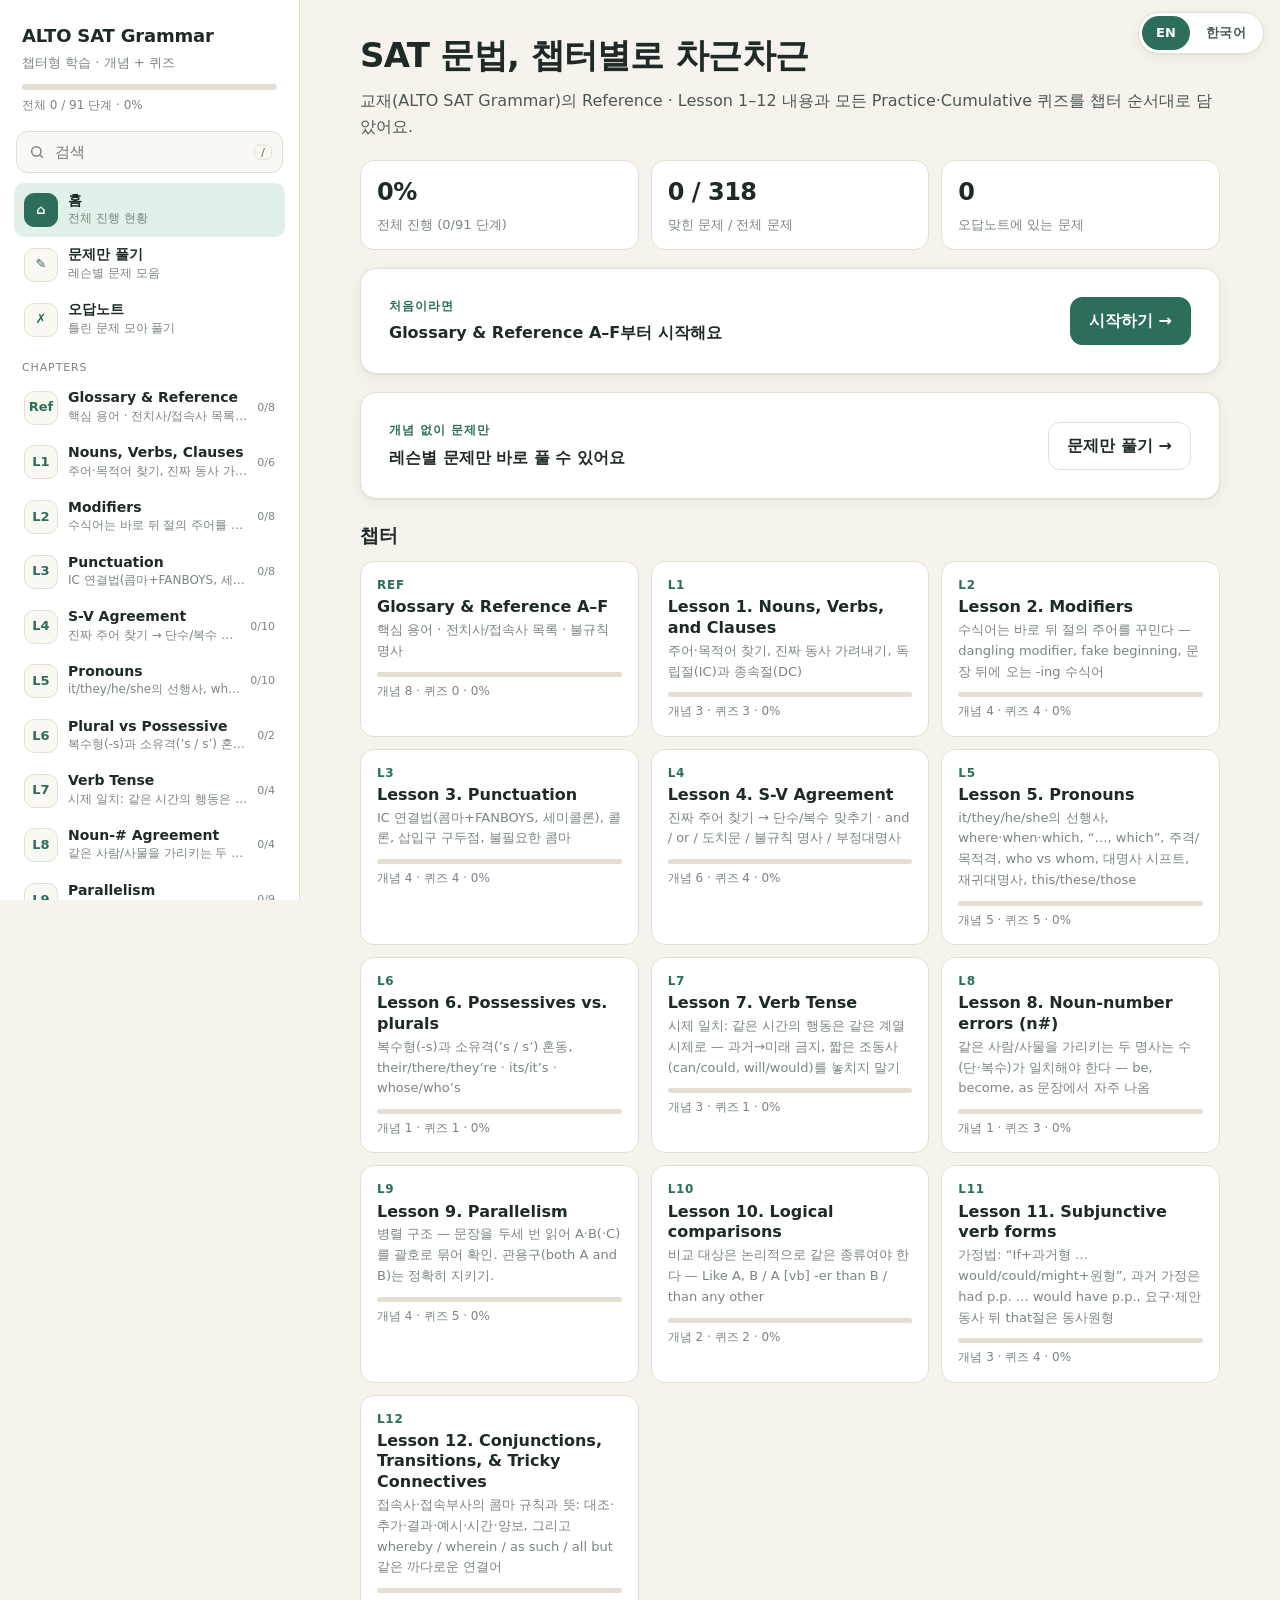
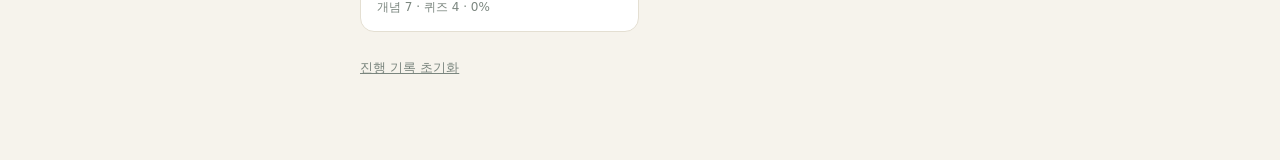
<file: index.html>
<!doctype html>
<html lang="ko">
<head>
<meta charset="utf-8">
<meta name="viewport" content="width=device-width, initial-scale=1">
<meta name="robots" content="noindex, nofollow, noarchive">
<title>ALTO SAT Grammar 챕터 학습</title>
<link rel="stylesheet" href="css/style.css?v=6">
</head>
<body>
<button id="menuBtn" class="menu-btn" aria-label="메뉴 열기">☰</button>
<div class="lang-toggle" id="langToggle" role="group" aria-label="언어 전환">
  <button type="button" data-lang="en" title="교재 원문 (영어)">EN</button>
  <button type="button" data-lang="ko" title="설명은 한국어, 예문은 영어 그대로">한국어</button>
</div>
<div class="scrim" id="scrim"></div>
<div class="app">
  <aside id="side" class="side" aria-label="챕터 목록"></aside>
  <main id="main" class="main" tabindex="-1"></main>
</div>

<script>window.SAT_DATA = { chapters: [], labels: {}, ko: {} };</script>
<script src="data/labels.js"></script>
<script src="data/ch00-ref.js"></script>
<script src="data/ch01.js"></script>
<script src="data/ch02.js"></script>
<script src="data/ch03.js"></script>
<script src="data/ch04.js"></script>
<script src="data/ch05.js"></script>
<script src="data/ch06.js"></script>
<script src="data/ch07.js"></script>
<script src="data/ch08.js"></script>
<script src="data/ch09.js"></script>
<script src="data/ch10.js"></script>
<script src="data/ch11.js"></script>
<script src="data/ch12.js"></script>
<script src="data/ko/ch00-ref.js"></script>
<script src="data/ko/ch01.js"></script>
<script src="data/ko/ch02.js"></script>
<script src="data/ko/ch03.js"></script>
<script src="data/ko/ch04.js"></script>
<script src="data/ko/ch05.js"></script>
<script src="data/ko/ch06.js"></script>
<script src="data/ko/ch07.js"></script>
<script src="data/ko/ch08.js"></script>
<script src="data/ko/ch09.js"></script>
<script src="data/ko/ch10.js"></script>
<script src="data/ko/ch11.js"></script>
<script src="data/ko/ch12.js"></script>
<script src="js/app.js?v=6"></script>
</body>
</html>
</file>
<file: css/style.css>
:root {
  --bg: #f6f3ec;
  --panel: #ffffff;
  --panel-2: #faf8f3;
  --ink: #1f2a26;
  --ink-2: #4b5852;
  --muted: #7b867f;
  --line: #e4dfd2;
  --accent: #2c6e5b;
  --accent-ink: #ffffff;
  --accent-soft: #e2f0ea;
  --ok: #1f8a4c;
  --ok-soft: #e1f3e8;
  --bad: #c0392b;
  --bad-soft: #fbe6e3;
  --hl: #fff1a6;
  --hl-o: #ffd9b3;
  --shadow: 0 1px 2px rgba(30, 40, 35, .06), 0 4px 16px rgba(30, 40, 35, .05);
  --serif: "Source Serif 4", "Noto Serif KR", Georgia, "Times New Roman", serif;
  --sans: "Pretendard", "Segoe UI", "Malgun Gothic", "Apple SD Gothic Neo", system-ui, sans-serif;
  --side-w: 300px;
}
@media (prefers-color-scheme: dark) {
  :root {
    --bg: #14181a;
    --panel: #1c2225;
    --panel-2: #20282b;
    --ink: #e8ece9;
    --ink-2: #b4beb8;
    --muted: #8a968f;
    --line: #2d3734;
    --accent: #5cc2a1;
    --accent-ink: #0d1a15;
    --accent-soft: #1d3a31;
    --ok: #55d08a;
    --ok-soft: #1a3a28;
    --bad: #ff8a7a;
    --bad-soft: #3e2220;
    --hl: #5b5420;
    --hl-o: #6a4524;
    --shadow: 0 1px 2px rgba(0,0,0,.3), 0 4px 16px rgba(0,0,0,.25);
  }
}

* { box-sizing: border-box; }
html, body { margin: 0; height: 100%; }
body {
  background: var(--bg);
  color: var(--ink);
  font-family: var(--sans);
  font-size: 16px;
  line-height: 1.6;
  -webkit-font-smoothing: antialiased;
}
button { font: inherit; color: inherit; cursor: pointer; }
a { color: var(--accent); }
a.tile, a.btn, a.rail-chip, a.nav-item { text-decoration: none; color: inherit; }
a.btn.primary { color: var(--accent-ink); }
a.rail-chip.cur { color: var(--accent-ink); }
a.rail-chip.done { color: var(--ok); }
a.rail-chip.cur.done { color: var(--accent-ink); }

.app { display: flex; min-height: 100vh; }

/* ───────── sidebar ───────── */
.side {
  width: var(--side-w);
  flex: none;
  position: sticky;
  top: 0;
  height: 100vh;
  overflow-y: auto;
  background: var(--panel);
  border-right: 1px solid var(--line);
  padding: 18px 14px 28px;
}
.brand { padding: 4px 8px 14px; }
.brand h1 { margin: 0; font-size: 18px; letter-spacing: -.01em; }
.brand p { margin: 2px 0 10px; color: var(--muted); font-size: 13px; }
.total-bar { height: 6px; background: var(--line); border-radius: 99px; overflow: hidden; }
.total-bar span { display: block; height: 100%; background: var(--accent); border-radius: 99px; transition: width .3s; }
.total-txt { font-size: 12px; color: var(--muted); margin-top: 6px; }

.nav-list { list-style: none; margin: 8px 0 0; padding: 0; }
.nav-item {
  display: flex; align-items: center; gap: 10px;
  width: 100%;
  padding: 9px 10px;
  border: 0; background: transparent;
  border-radius: 10px;
  text-align: left;
  color: var(--ink);
  text-decoration: none;
}
.nav-item:hover { background: var(--panel-2); }
.nav-item.active { background: var(--accent-soft); }
.nav-badge {
  flex: none;
  width: 34px; height: 34px;
  display: grid; place-items: center;
  border-radius: 10px;
  background: var(--panel-2);
  border: 1px solid var(--line);
  font-weight: 700; font-size: 13px;
  color: var(--accent);
}
.nav-item.active .nav-badge { background: var(--accent); color: var(--accent-ink); border-color: var(--accent); }
.nav-txt { min-width: 0; flex: 1; }
.nav-txt b { display: block; font-size: 14px; line-height: 1.25; font-weight: 600; }
.nav-txt small { display: block; color: var(--muted); font-size: 12px; white-space: nowrap; overflow: hidden; text-overflow: ellipsis; }
.nav-prog { font-size: 11px; color: var(--muted); font-variant-numeric: tabular-nums; }
.nav-item.done .nav-prog { color: var(--ok); font-weight: 700; }
.nav-sep { margin: 12px 8px 4px; font-size: 11px; letter-spacing: .08em; color: var(--muted); text-transform: uppercase; }
.pill-count { background: var(--bad); color: #fff; border-radius: 99px; padding: 0 7px; font-size: 11px; font-weight: 700; line-height: 18px; }

/* ───────── main ───────── */
.main { flex: 1; min-width: 0; padding: 28px clamp(16px, 4vw, 48px) 80px; outline: none; }
.wrap { max-width: 860px; margin: 0 auto; }

h2.ch-title { margin: 0; font-size: clamp(22px, 3.2vw, 30px); letter-spacing: -.02em; line-height: 1.25; }
.ch-sub { color: var(--ink-2); margin: 4px 0 0; }
.ch-no { display: block; font-size: 12px; font-weight: 700; letter-spacing: .08em; color: var(--accent); text-transform: uppercase; margin-bottom: 4px; }

.rail { display: flex; flex-wrap: wrap; gap: 6px; margin: 18px 0 22px; padding: 10px; background: var(--panel); border: 1px solid var(--line); border-radius: 14px; }
.rail-chip {
  display: inline-flex; align-items: center; gap: 6px;
  padding: 6px 11px;
  border-radius: 99px;
  border: 1px solid var(--line);
  background: var(--panel-2);
  font-size: 13px;
  color: var(--ink-2);
  white-space: nowrap;
}
.rail-chip:hover { border-color: var(--accent); }
.rail-chip.quiz { font-weight: 600; }
.rail-chip.quiz::before { content: "✎"; font-size: 12px; }
.rail-chip.done { color: var(--ok); border-color: color-mix(in srgb, var(--ok) 40%, var(--line)); }
.rail-chip.done::after { content: "✓"; font-weight: 800; }
.rail-chip.cur { background: var(--accent); color: var(--accent-ink); border-color: var(--accent); }
.rail-chip.cur::after { color: var(--accent-ink); }

.card { background: var(--panel); border: 1px solid var(--line); border-radius: 16px; padding: clamp(16px, 3vw, 28px); box-shadow: var(--shadow); }
.part-title { margin: 0 0 6px; font-size: clamp(19px, 2.6vw, 24px); letter-spacing: -.01em; line-height: 1.3; }
.page-ref { font-size: 12px; color: var(--muted); margin-bottom: 14px; }

.tldr { background: var(--accent-soft); border-radius: 12px; padding: 10px 14px; margin: 12px 0 18px; font-size: 15px; }
.tldr b { color: var(--accent); margin-right: 6px; }

/* ───────── content blocks ───────── */
.content p { margin: 0 0 12px; font-family: var(--serif); font-size: 17px; line-height: 1.7; }
.content h3 { margin: 24px 0 8px; font-size: 17px; font-family: var(--sans); color: var(--accent); }
.content h4 { margin: 16px 0 6px; font-size: 15px; font-family: var(--sans); color: var(--ink-2); }
.content ul, .content ol { font-family: var(--serif); font-size: 17px; line-height: 1.65; margin: 0 0 12px; padding-left: 22px; }
.content li { margin: 3px 0; }
.content mark { background: var(--hl); color: inherit; padding: 0 2px; border-radius: 3px; }
.content mark.o { background: var(--hl-o); }
.content u { text-decoration-thickness: 1.5px; text-underline-offset: 3px; }
.content s { text-decoration-thickness: 1.5px; opacity: .8; }
.content .circ { border: 1.5px solid var(--ink-2); border-radius: 99px; padding: 0 5px; }
.content .bx { border: 1.5px solid var(--ink-2); border-radius: 4px; padding: 0 4px; }
.content .tag { font-family: var(--sans); font-size: 11px; font-weight: 700; padding: 1px 7px; border-radius: 99px; background: var(--panel-2); border: 1px solid var(--line); color: var(--ink-2); white-space: nowrap; }
.content .tag.ok { color: var(--ok); background: var(--ok-soft); border-color: transparent; }
.content .tag.err { color: var(--bad); background: var(--bad-soft); border-color: transparent; }
.content .sm { font-size: 14px; color: var(--ink-2); }

.ex { display: flex; gap: 12px; margin: 10px 0 14px; padding: 10px 14px; background: var(--panel-2); border: 1px solid var(--line); border-left: 4px solid var(--accent); border-radius: 10px; }
.ex-label { flex: none; font-family: var(--sans); font-size: 12px; font-weight: 800; color: var(--accent); padding-top: 4px; min-width: 34px; }
.ex-lines { flex: 1; min-width: 0; }
.ex-line { display: flex; justify-content: space-between; gap: 10px; align-items: baseline; font-family: var(--serif); font-size: 17px; line-height: 1.6; padding: 2px 0; }
.ex-line .tag { flex: 0 1 40%; white-space: normal; border-radius: 10px; font-weight: 600; line-height: 1.4; padding: 3px 9px; }
.ex-line > span:first-child { min-width: 0; }

.callout { margin: 14px 0; padding: 11px 15px; border-radius: 12px; font-family: var(--serif); font-size: 16.5px; line-height: 1.65; background: var(--panel-2); border: 1px solid var(--line); }
.callout.warn { background: var(--bad-soft); border-color: transparent; }
.callout.tip { background: var(--accent-soft); border-color: transparent; }
.callout.rule { background: var(--hl); border-color: transparent; }
.callout .callout-t { display: block; font-family: var(--sans); font-size: 12px; font-weight: 800; letter-spacing: .06em; text-transform: uppercase; margin-bottom: 3px; opacity: .75; }

.rulebox { margin: 14px 0; padding: 12px 16px; border: 2px solid var(--ink-2); border-radius: 10px; font-family: var(--serif); font-size: 16.5px; }
.rulebox > :last-child { margin-bottom: 0; }

.wordgrid { margin: 10px 0 16px; }
.wordgrid .wg-title { font-family: var(--sans); font-size: 13px; font-weight: 700; color: var(--ink-2); margin-bottom: 6px; }
.wordgrid .wg-cols { display: grid; grid-template-columns: repeat(auto-fill, minmax(190px, 1fr)); gap: 3px 18px; font-family: var(--serif); font-size: 16.5px; }
.wordgrid .wg-cols div { padding: 1px 0; border-bottom: 1px dotted var(--line); }
.wordgrid .wg-cols div.hl { background: var(--hl); border-radius: 3px; }

.tbl-wrap { overflow-x: auto; margin: 12px 0 16px; }
table.tbl { border-collapse: collapse; width: 100%; font-family: var(--serif); font-size: 16px; }
.tbl th, .tbl td { border: 1px solid var(--line); padding: 7px 11px; text-align: left; vertical-align: top; }
.tbl th { background: var(--panel-2); font-family: var(--sans); font-size: 13px; }
.tbl td.hl { background: var(--hl); }

.tree { margin: 14px 0 18px; font-family: var(--sans); font-size: 14.5px; }
.tree-title { font-weight: 700; margin-bottom: 8px; color: var(--ink-2); }
.tnode { margin: 6px 0; }
.tq { display: inline-block; padding: 7px 12px; background: var(--panel-2); border: 1.5px solid var(--ink-2); border-radius: 9px; max-width: 100%; }
.tq i { color: var(--muted); }
.tres { display: inline-block; padding: 7px 12px; border-radius: 9px; background: var(--accent-soft); border: 1.5px solid var(--accent); max-width: 100%; }
.tres.bad { background: var(--bad-soft); border-color: var(--bad); }
.tres.good { background: var(--ok-soft); border-color: var(--ok); }
.tbranches { margin: 4px 0 0 14px; padding-left: 14px; border-left: 2px solid var(--line); }
.tbr { margin: 6px 0; display: flex; gap: 8px; align-items: flex-start; }
.tlabel { flex: none; font-size: 11px; font-weight: 800; letter-spacing: .04em; padding: 1px 8px; border-radius: 99px; background: var(--ink-2); color: var(--panel); margin-top: 8px; }
.tlabel.y { background: var(--ok); }
.tlabel.n { background: var(--bad); }
.tbr-body { flex: 1; min-width: 0; }

/* ───────── buttons ───────── */
.btn {
  display: inline-flex; align-items: center; justify-content: center; gap: 6px;
  padding: 10px 18px;
  border-radius: 12px;
  border: 1px solid var(--line);
  background: var(--panel);
  font-weight: 600;
  min-height: 44px;
}
.btn:hover { border-color: var(--accent); }
.btn.primary { background: var(--accent); color: var(--accent-ink); border-color: var(--accent); }
.btn.primary:hover { filter: brightness(1.08); }
.btn.ghost { background: transparent; }
.btn[disabled] { opacity: .45; cursor: not-allowed; }
.pager { display: flex; justify-content: space-between; gap: 10px; margin-top: 22px; flex-wrap: wrap; }

/* ───────── quiz ───────── */
.q-instr { font-family: var(--serif); font-size: 16.5px; background: var(--panel-2); border: 1px solid var(--line); border-radius: 12px; padding: 12px 16px; margin: 10px 0 14px; }
.q-instr .ko { font-family: var(--sans); font-size: 14px; color: var(--ink-2); margin-top: 6px; }
.legend { margin: 10px 0; font-size: 14px; }
.legend summary { cursor: pointer; color: var(--accent); font-weight: 600; }
.legend dl { margin: 8px 0 0; display: grid; grid-template-columns: max-content 1fr; gap: 4px 14px; }
.legend dt { font-weight: 800; font-family: var(--sans); }
.legend dd { margin: 0; color: var(--ink-2); }
.q-example { font-family: var(--serif); font-size: 16px; border-left: 4px solid var(--hl-o); padding: 6px 12px; margin: 10px 0; background: var(--panel-2); border-radius: 0 10px 10px 0; }
.q-example .tag { font-family: var(--sans); font-size: 12px; font-weight: 800; background: var(--accent); color: var(--accent-ink); padding: 1px 8px; border-radius: 99px; margin-right: 6px; }
.q-example .why { display: block; font-family: var(--sans); font-size: 13.5px; color: var(--ink-2); margin-top: 3px; }

.qbar { height: 6px; border-radius: 99px; background: var(--line); overflow: hidden; margin: 14px 0 16px; }
.qbar span { display: block; height: 100%; background: var(--accent); transition: width .25s; }
.q-meta { display: flex; justify-content: space-between; color: var(--muted); font-size: 13px; }
.qcard { background: var(--panel-2); border: 1px solid var(--line); border-radius: 14px; padding: 18px 20px; margin: 10px 0 14px; display: flex; gap: 14px; }
.qnum { flex: none; width: 32px; height: 32px; border-radius: 50%; background: var(--accent); color: var(--accent-ink); display: grid; place-items: center; font-weight: 800; font-size: 14px; }
.qtext { font-family: var(--serif); font-size: clamp(17px, 2.2vw, 20px); line-height: 1.7; min-width: 0; }
.qtext u { text-underline-offset: 3px; }
.opts { display: flex; flex-wrap: wrap; gap: 8px; }
.opt {
  min-width: 74px;
  padding: 10px 16px;
  border-radius: 12px;
  border: 1.5px solid var(--line);
  background: var(--panel);
  font-weight: 700;
  font-size: 16px;
  display: inline-flex; align-items: center; gap: 8px;
}
.opt kbd { font-family: var(--sans); font-size: 11px; color: var(--muted); border: 1px solid var(--line); border-radius: 5px; padding: 0 5px; }
.opt:hover:not([disabled]) { border-color: var(--accent); background: var(--accent-soft); }
.opt.correct { border-color: var(--ok); background: var(--ok-soft); color: var(--ok); }
.opt.wrong { border-color: var(--bad); background: var(--bad-soft); color: var(--bad); }
.opt[disabled] { cursor: default; }
.feedback { margin-top: 14px; padding: 12px 16px; border-radius: 12px; border: 1px solid transparent; }
.feedback.ok { background: var(--ok-soft); border-color: color-mix(in srgb, var(--ok) 40%, transparent); }
.feedback.bad { background: var(--bad-soft); border-color: color-mix(in srgb, var(--bad) 40%, transparent); }
.feedback .fb-h { font-weight: 800; margin-bottom: 2px; }
.feedback.ok .fb-h { color: var(--ok); }
.feedback.bad .fb-h { color: var(--bad); }
.feedback .fb-why { font-size: 15px; color: var(--ink); }
.feedback .fb-reveal { font-family: var(--serif); font-size: 17px; margin: 6px 0; }
.q-actions { display: flex; justify-content: flex-end; gap: 10px; margin-top: 14px; flex-wrap: wrap; }

.score-ring { display: flex; align-items: center; gap: 18px; margin: 8px 0 14px; flex-wrap: wrap; }
.score-big { font-size: 44px; font-weight: 800; letter-spacing: -.02em; color: var(--accent); line-height: 1; }
.score-big small { font-size: 18px; color: var(--muted); font-weight: 600; }
.review { list-style: none; margin: 10px 0 0; padding: 0; display: grid; gap: 8px; }
.review li { padding: 10px 14px; border-radius: 12px; border: 1px solid var(--line); background: var(--panel-2); font-family: var(--serif); font-size: 15.5px; }
.review li.bad { border-left: 4px solid var(--bad); }
.review li.ok { border-left: 4px solid var(--ok); }
.review .rv-meta { font-family: var(--sans); font-size: 12.5px; color: var(--ink-2); margin-top: 3px; }
.review .rv-n { font-family: var(--sans); font-weight: 800; color: var(--muted); margin-right: 6px; }
.start-box { display: flex; align-items: center; justify-content: space-between; gap: 14px; flex-wrap: wrap; margin-top: 14px; }
.best { color: var(--muted); font-size: 14px; }

/* ───────── home ───────── */
.home-hero { margin-bottom: 20px; }
.home-hero h2 { margin: 0 0 6px; font-size: clamp(24px, 3.6vw, 34px); letter-spacing: -.02em; }
.home-hero p { margin: 0; color: var(--ink-2); }
.cont-card { display: flex; align-items: center; justify-content: space-between; gap: 14px; flex-wrap: wrap; margin: 18px 0; }
.grid { display: grid; grid-template-columns: repeat(auto-fill, minmax(240px, 1fr)); gap: 12px; }
.tile { text-align: left; padding: 14px 16px; border-radius: 14px; background: var(--panel); border: 1px solid var(--line); display: block; }
.tile:hover { border-color: var(--accent); box-shadow: var(--shadow); }
.tile .t-no { font-size: 12px; font-weight: 800; color: var(--accent); letter-spacing: .06em; text-transform: uppercase; }
.tile .t-ti { font-weight: 700; margin: 2px 0 2px; line-height: 1.3; }
.tile .t-ko { color: var(--muted); font-size: 13px; min-height: 20px; }
.tile .t-bar { height: 5px; background: var(--line); border-radius: 99px; margin-top: 10px; overflow: hidden; }
.tile .t-bar span { display: block; height: 100%; background: var(--accent); }
.tile .t-meta { font-size: 12px; color: var(--muted); margin-top: 5px; }
.stat-row { display: flex; gap: 12px; flex-wrap: wrap; margin: 10px 0 0; }
.stat { flex: 1; min-width: 130px; padding: 12px 16px; background: var(--panel); border: 1px solid var(--line); border-radius: 14px; }
.stat b { display: block; font-size: 24px; letter-spacing: -.02em; }
.stat span { font-size: 13px; color: var(--muted); }
.reset-link { background: none; border: 0; color: var(--muted); text-decoration: underline; font-size: 13px; margin-top: 26px; padding: 0; }

.empty { text-align: center; color: var(--muted); padding: 40px 10px; }

/* ───────── practice-only space (문제만 풀기) ───────── */
[hidden] { display: none !important; }
.back-link { display: inline-block; color: var(--ink-2); text-decoration: none; font-size: 14px; padding: 4px 0; }
.back-link:hover { color: var(--accent); }
.pr-main { margin-top: 18px; }
.pr-actions { display: flex; gap: 10px; flex-wrap: wrap; }
.btn.big { min-height: 50px; padding: 12px 22px; font-size: 16px; flex: 1 1 260px; }
.switch { display: inline-flex; align-items: center; gap: 10px; margin-top: 16px; cursor: pointer; user-select: none; position: relative; }
.switch input { position: absolute; opacity: 0; width: 1px; height: 1px; }
.switch .track { position: relative; flex: none; width: 44px; height: 26px; border-radius: 99px; background: var(--line); transition: background .15s; }
.switch .track::after { content: ""; position: absolute; top: 3px; left: 3px; width: 20px; height: 20px; border-radius: 50%; background: #fff; box-shadow: 0 1px 3px rgba(0,0,0,.25); transition: transform .15s; }
.switch input:checked + .track { background: var(--accent); }
.switch input:checked + .track::after { transform: translateX(18px); }
.switch input:focus-visible + .track { outline: 2px solid var(--accent); outline-offset: 2px; }
.switch .sw-t { font-size: 15px; font-weight: 600; }
.pr-sets { margin-top: 14px; padding-top: 8px; padding-bottom: 8px; }
.pr-h { margin: 8px 0 2px; font-size: 14px; color: var(--ink-2); }
.set-row { display: flex; align-items: center; justify-content: space-between; gap: 14px; padding: 13px 2px; border-bottom: 1px solid var(--line); }
.set-row:last-child { border-bottom: 0; }
.set-t { min-width: 0; flex: 1; }
.set-row .btn { flex: none; white-space: nowrap; min-width: 64px; }
.set-t b { display: block; line-height: 1.35; }
.set-t small { color: var(--muted); font-size: 13px; }
.pr-top { display: flex; align-items: center; justify-content: space-between; gap: 10px; margin-bottom: 10px; }
.pr-top .btn { min-height: 34px; padding: 4px 14px; font-size: 14px; }
.q-instr-d { margin: 8px 0 12px; border: 1px solid var(--line); border-radius: 12px; background: var(--panel-2); padding: 2px 14px; }
.q-instr-d > summary { cursor: pointer; padding: 9px 0; font-size: 14px; font-weight: 600; color: var(--accent); }
.q-instr-d[open] > summary { border-bottom: 1px dashed var(--line); margin-bottom: 8px; }
.q-instr-d .q-instr { margin: 0 0 8px; background: transparent; border: 0; padding: 0; }
.q-instr-d .q-example { margin: 8px 0; }
.q-instr-d .legend { margin: 6px 0 10px; }

/* ───────── interactive marking (tap words: underline / cross out / circle) ───────── */
.mk-hint { font-size: 14px; color: var(--ink-2); margin: 2px 0 10px; }
.tools { display: flex; flex-wrap: wrap; gap: 8px; margin: 0 0 14px; }
.tool {
  display: inline-flex; align-items: center; gap: 8px;
  padding: 8px 14px; min-height: 44px; border-radius: 12px;
  border: 1.5px solid var(--line); background: var(--panel);
  font-weight: 700; font-size: 14px;
}
.tool:hover:not([disabled]) { border-color: var(--accent); }
.tool.on { border-color: var(--accent); background: var(--accent-soft); color: var(--accent); }
.tool.plain { border-style: dashed; font-weight: 600; color: var(--ink-2); }
.tool[disabled] { opacity: .4; cursor: default; }
.tool kbd { font-family: var(--sans); font-size: 11px; color: var(--muted); border: 1px solid var(--line); border-radius: 5px; padding: 0 5px; font-weight: 600; }
.tool .sw { font-family: var(--serif); font-size: 17px; line-height: 1.2; }
.tool .sw.u { text-decoration: underline; text-decoration-thickness: 2.5px; text-underline-offset: 3px; }
.tool .sw.s { text-decoration: line-through; text-decoration-thickness: 2.5px; }
.tool .sw.v { border: 2px solid currentColor; border-radius: 99px; padding: 0 7px; font-size: 14px; }
.qtext.tok { line-height: 2.25; }
.qtext .w {
  --mk: var(--accent);
  display: inline; cursor: pointer; border-radius: 4px; padding: 3px 1px;
  -webkit-tap-highlight-color: transparent; user-select: none; -webkit-user-select: none;
}
.qtext:not(.graded) .w:hover { background: var(--accent-soft); }
.qtext.graded .w { cursor: default; }
.qtext .w.mk-S { text-decoration: underline; text-decoration-color: var(--mk); text-decoration-thickness: 3px; text-underline-offset: 6px; }
.qtext .w.mk-O { text-decoration: line-through; text-decoration-color: var(--mk); text-decoration-thickness: 3px; }
.qtext .w.mk-V { --bs: solid; padding: 2px 4px; border-top: 2.5px var(--bs) var(--mk); border-bottom: 2.5px var(--bs) var(--mk); }
.qtext .w.mk-V.v-s { border-left: 2.5px var(--bs) var(--mk); border-radius: 99px 0 0 99px; }
.qtext .w.mk-V.v-e { border-right: 2.5px var(--bs) var(--mk); border-radius: 0 99px 99px 0; }
.qtext .w.mk-V.v-s.v-e { border-radius: 99px; }
.qtext .w.is-ok { --mk: var(--ok); }
.qtext .w.is-bad { --mk: var(--bad); }
.qtext .w.is-miss { --mk: #d9822b; text-decoration-style: dashed; }
.qtext .w.mk-V.is-miss { --bs: dashed; }
.mk-legend { display: flex; flex-wrap: wrap; gap: 14px; font-size: 13px; color: var(--ink-2); margin: 10px 0 2px; }
.mk-legend .lg::before { content: ""; display: inline-block; width: 18px; height: 0; border-top: 3px solid var(--ok); margin-right: 6px; vertical-align: middle; }
.mk-legend .lg.bad::before { border-top-color: var(--bad); }
.mk-legend .lg.miss::before { border-top: 3px dashed #d9822b; }

/* ───────── search ───────── */
.sb-search { position: relative; margin: 2px 2px 10px; }
.sb-search .ico { position: absolute; left: 13px; top: 50%; transform: translateY(-50%); color: var(--muted); pointer-events: none; }
.sb-search input {
  width: 100%; height: 42px; padding: 0 36px 0 38px;
  border: 1px solid var(--line); border-radius: 12px;
  background: var(--panel-2); color: var(--ink);
  font: inherit; font-size: 14.5px; outline: none; -webkit-appearance: none; appearance: none;
}
.sb-search input:focus { border-color: var(--accent); box-shadow: 0 0 0 3px var(--accent-soft); }
.sb-search kbd {
  position: absolute; right: 11px; top: 50%; transform: translateY(-50%);
  font: 600 11px var(--sans); color: var(--muted);
  border: 1px solid var(--line); border-radius: 5px; padding: 0 6px; pointer-events: none;
}
.sb-search input:focus ~ kbd, .sb-search input:not(:placeholder-shown) ~ kbd { display: none; }
.search-btn { display: none; }
.chips { display: flex; flex-wrap: wrap; gap: 8px; margin-top: 18px; }
.sr-group { margin-top: 22px; }
.sr-group h3 { margin: 0 0 8px; font-size: 15px; color: var(--ink-2); }
.sr-group h3 span { font-weight: 400; color: var(--muted); margin-left: 4px; }
.sr { background: var(--panel); border: 1px solid var(--line); border-radius: 14px; margin: 8px 0; overflow: hidden; }
.sr:hover { border-color: var(--accent); }
.sr-link { display: block; padding: 12px 16px; text-decoration: none; color: inherit; }
.sr-path { display: block; font-size: 12.5px; font-weight: 700; color: var(--accent); margin-bottom: 3px; }
.sr-snip { display: block; font-family: var(--serif); font-size: 16px; line-height: 1.6; overflow-wrap: anywhere; }
.sr-d { border-top: 1px dashed var(--line); padding: 0 16px; }
.sr-d summary { cursor: pointer; font-size: 13px; font-weight: 600; color: var(--ink-2); padding: 9px 0; }
.sr-ans { padding: 0 0 12px; font-family: var(--serif); font-size: 15.5px; line-height: 1.6; }
.sr-why { font: 14px/1.55 var(--sans); color: var(--ink-2); margin-top: 4px; }
.sr-more { color: var(--muted); font-size: 13px; padding: 4px 2px; }
.sr-loose { margin-top: 26px; border-top: 1px dashed var(--line); padding-top: 4px; }
.sr-loose > summary { cursor: pointer; padding: 12px 2px; font-size: 14px; font-weight: 600; color: var(--ink-2); }
mark.sh, .content mark.sh { background: var(--hl-o); color: inherit; border-radius: 3px; padding: 0 1px; }
.blk.hit { border-radius: 10px; animation: hitflash 2.6s ease-out 1; }
@keyframes hitflash {
  0%, 35% { background: var(--hl); box-shadow: 0 0 0 6px var(--hl); }
  100% { background: transparent; box-shadow: 0 0 0 6px transparent; }
}

/* ───────── language toggle ───────── */
.lang-toggle {
  position: fixed; top: 12px; right: 16px; z-index: 41;
  display: flex; gap: 2px; padding: 3px;
  background: var(--panel); border: 1px solid var(--line);
  border-radius: 99px; box-shadow: var(--shadow);
}
.lang-toggle button {
  border: 0; background: transparent; color: var(--ink-2);
  padding: 6px 14px; min-height: 34px; border-radius: 99px;
  font-size: 13px; font-weight: 700; letter-spacing: .02em;
}
.lang-toggle button:hover { color: var(--ink); }
.lang-toggle button.on { background: var(--accent); color: var(--accent-ink); }

/* ───────── mobile ───────── */
.menu-btn { display: none; }
.scrim { display: none; }
@media (max-width: 860px) {
  .menu-btn {
    display: grid; place-items: center;
    position: fixed; top: 10px; left: 10px; z-index: 40;
    width: 44px; height: 44px; border-radius: 12px;
    border: 1px solid var(--line); background: var(--panel);
    font-size: 20px; box-shadow: var(--shadow);
  }
  .search-btn {
    display: grid; place-items: center;
    position: fixed; top: 10px; left: 62px; z-index: 40;
    width: 44px; height: 44px; border-radius: 12px;
    border: 1px solid var(--line); background: var(--panel); color: var(--ink-2);
    box-shadow: var(--shadow);
  }
  .sb-search input { font-size: 16px; }  /* 16px stops iOS from zooming the page on focus */
  .side {
    position: fixed; z-index: 50; left: 0; top: 0; bottom: 0;
    width: min(86vw, 320px);
    transform: translateX(-102%);
    transition: transform .22s;
    box-shadow: var(--shadow);
  }
  body.nav-open .side { transform: none; }
  body.nav-open .scrim { display: block; position: fixed; inset: 0; background: rgba(0,0,0,.35); z-index: 45; }
  .main { padding-top: 66px; }
  .ex { flex-direction: column; gap: 4px; }
  .ex-line { flex-wrap: wrap; }
}
</file>
